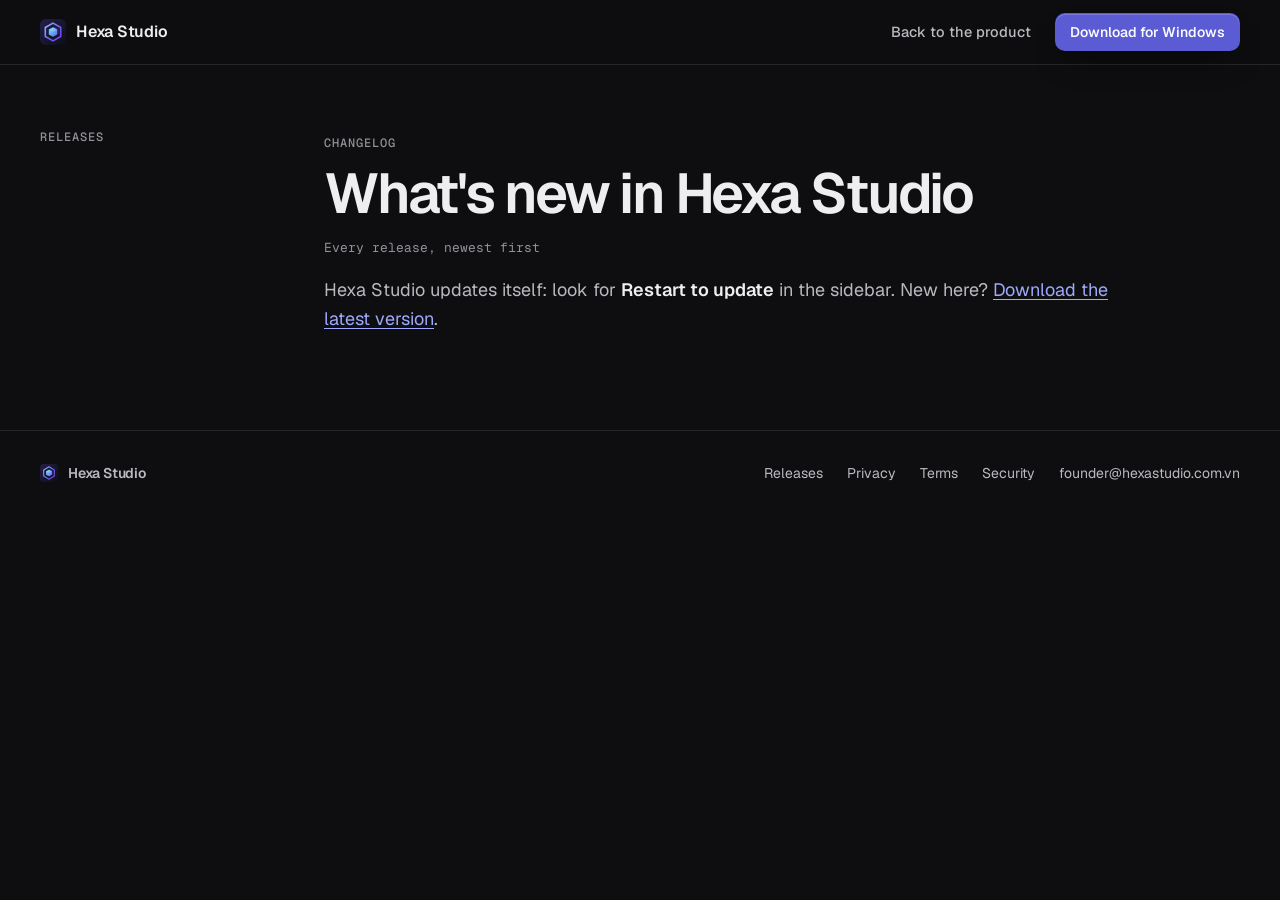
<file: changelog.html>
<!doctype html>
<html lang="en">
<head>
  <meta charset="utf-8" />
  <meta name="viewport" content="width=device-width, initial-scale=1" />
  <title>Changelog · Hexa Studio</title>
  <meta name="description" content="What's new in every Hexa Studio release: new tools, changes and fixes, newest first." />
  <meta name="color-scheme" content="dark" />
  <link rel="icon" href="favicon.svg" type="image/svg+xml" />
  <link rel="stylesheet" href="legal.css" />
  <style>
    /* Changelog: one section per version, the versions as the table of contents. */
    .toc .rels { display: grid; gap: 2px; max-height: calc(100vh - var(--nav-h) - 140px); overflow-y: auto; }
    .doc .toc .rels a { color: var(--muted); }
    .doc .toc .rels a:hover { color: var(--fg); }
    .toc .rels a { display: flex; align-items: baseline; justify-content: space-between; gap: 12px; font-family: var(--mono); }
    .toc .rels small { color: var(--subtle); font-size: 12px; white-space: nowrap; }
    .doc .lede { margin: 20px 0 0; font-size: 18px; }
    .doc .rel { margin-top: 0; padding: 40px 0; border-top: 1px solid var(--line); }
    .doc .rel:first-of-type { margin-top: 40px; }
    .rel > header { display: flex; flex-wrap: wrap; align-items: center; gap: 8px 12px; margin-bottom: 20px; }
    .doc .rel h2 { margin: 0; font: 600 26px/1.2 var(--mono); letter-spacing: -.02em; }
    .doc .rel h2 a { color: var(--fg); text-decoration: none; }
    .doc .rel h2 a:hover { color: var(--brand); }
    .tag.latest { background: color-mix(in oklab, var(--brand) 16%, transparent); color: var(--brand); border: 1px solid color-mix(in oklab, var(--brand) 30%, transparent); }
    .rel .when { flex-basis: 100%; display: flex; flex-wrap: wrap; gap: 4px 10px; margin: 0; color: var(--subtle); font: 13px var(--mono); }
    .rel .when a { color: var(--muted); }
    .notes h3 { margin: 28px 0 10px; font-size: 16px; }
    .notes h3:first-child { margin-top: 0; }
    .notes h3 small { color: var(--subtle); font-weight: 400; font-size: 14px; }
    .notes ul ul { margin: 6px 0 0; }
    .notes > :last-child { margin-bottom: 0; }
    /* Narrow: the versions become one row of chips that scrolls sideways, above the notes. */
    @media (max-width: 860px) {
      .toc { min-width: 0; }
      .toc .rels { grid-column: 1 / -1; display: flex; gap: 8px; max-height: none; overflow-x: auto; margin: 0 -20px; padding: 0 20px 6px; scrollbar-width: none; }
      .toc .rels::-webkit-scrollbar { display: none; }
      .toc .rels a { flex: none; min-height: 40px; align-items: center; padding: 0 12px; border: 1px solid var(--line-strong); border-radius: 999px; }
      .toc .rels small { display: none; }
    }
  </style>
</head>
<body>
  <a class="skip" href="#main">Skip to content</a>
  <header class="top">
    <div class="wrap">
      <a class="brand" href="/" aria-label="Hexa Studio home">
        <img src="favicon.svg" width="26" height="26" alt="" />
        Hexa Studio
      </a>
      <div class="navset">
        <a class="back" href="/">Back to the product</a>
        <a class="btn btn-primary btn-sm" href="/download">Download for Windows</a>
      </div>
    </div>
  </header>

  <main id="main" class="doc">
    <div class="wrap doc-grid">
      <nav class="toc" aria-label="Releases">
        <span class="label">Releases</span>
        <div class="rels"><!--toc-->
        </div>
      </nav>

      <article>
        <span class="kicker">Changelog</span>
        <h1>What's new in Hexa Studio</h1>
        <p class="updated">Every release, newest first<!--latest--></p>
        <p class="lede">Hexa Studio updates itself: look for <strong>Restart to update</strong> in the sidebar. New here? <a href="/download">Download the latest version</a>.</p>
<!--releases-->
      </article>
    </div>
  </main>

  <footer>
    <div class="wrap">
      <span class="brand"><img src="favicon.svg" width="18" height="18" alt="" />Hexa Studio</span>
      <span class="sp"></span>
      <a href="https://github.com/datbe2002/hexa-studio-releases/releases">Releases</a>
      <a href="privacy.html">Privacy</a>
      <a href="terms.html">Terms</a>
      <a href="security.html">Security</a>
      <a href="mailto:founder@hexastudio.com.vn">founder@hexastudio.com.vn</a>
    </div>
  </footer>
</body>
</html>
</file>
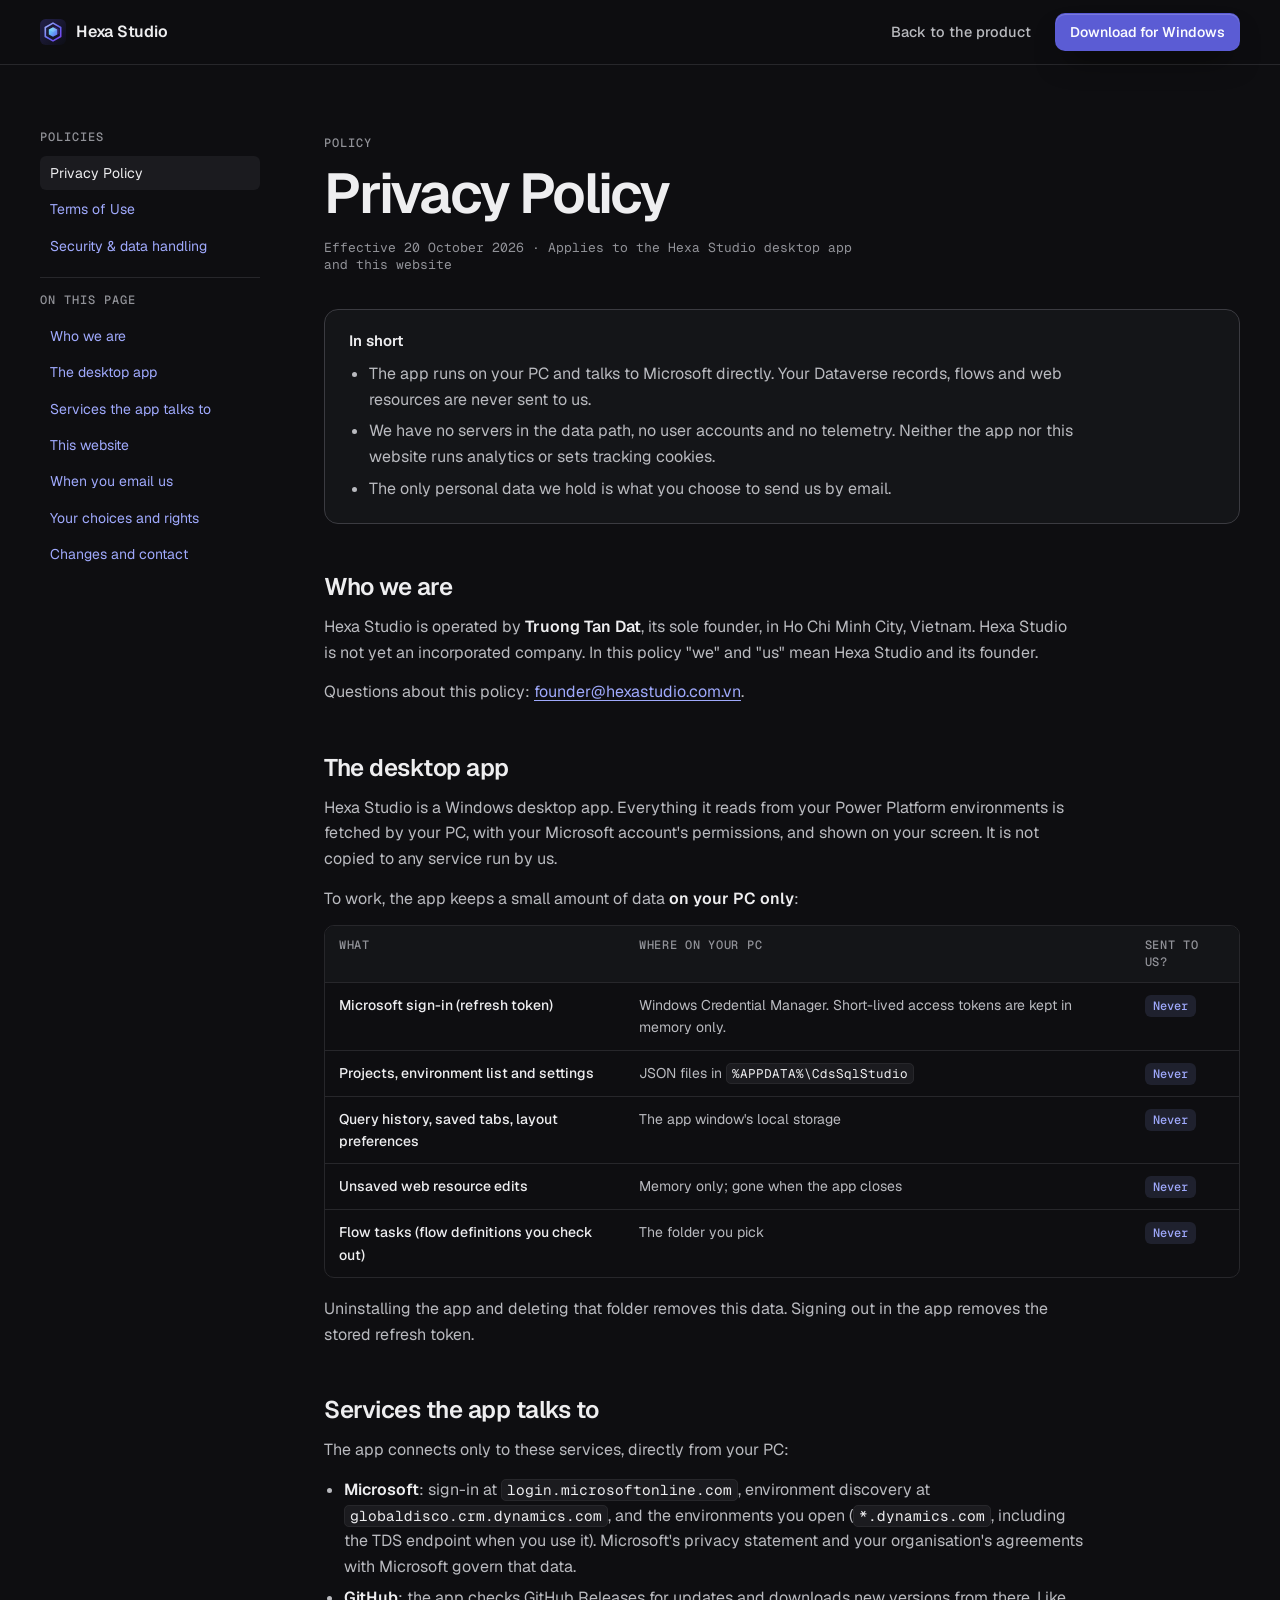
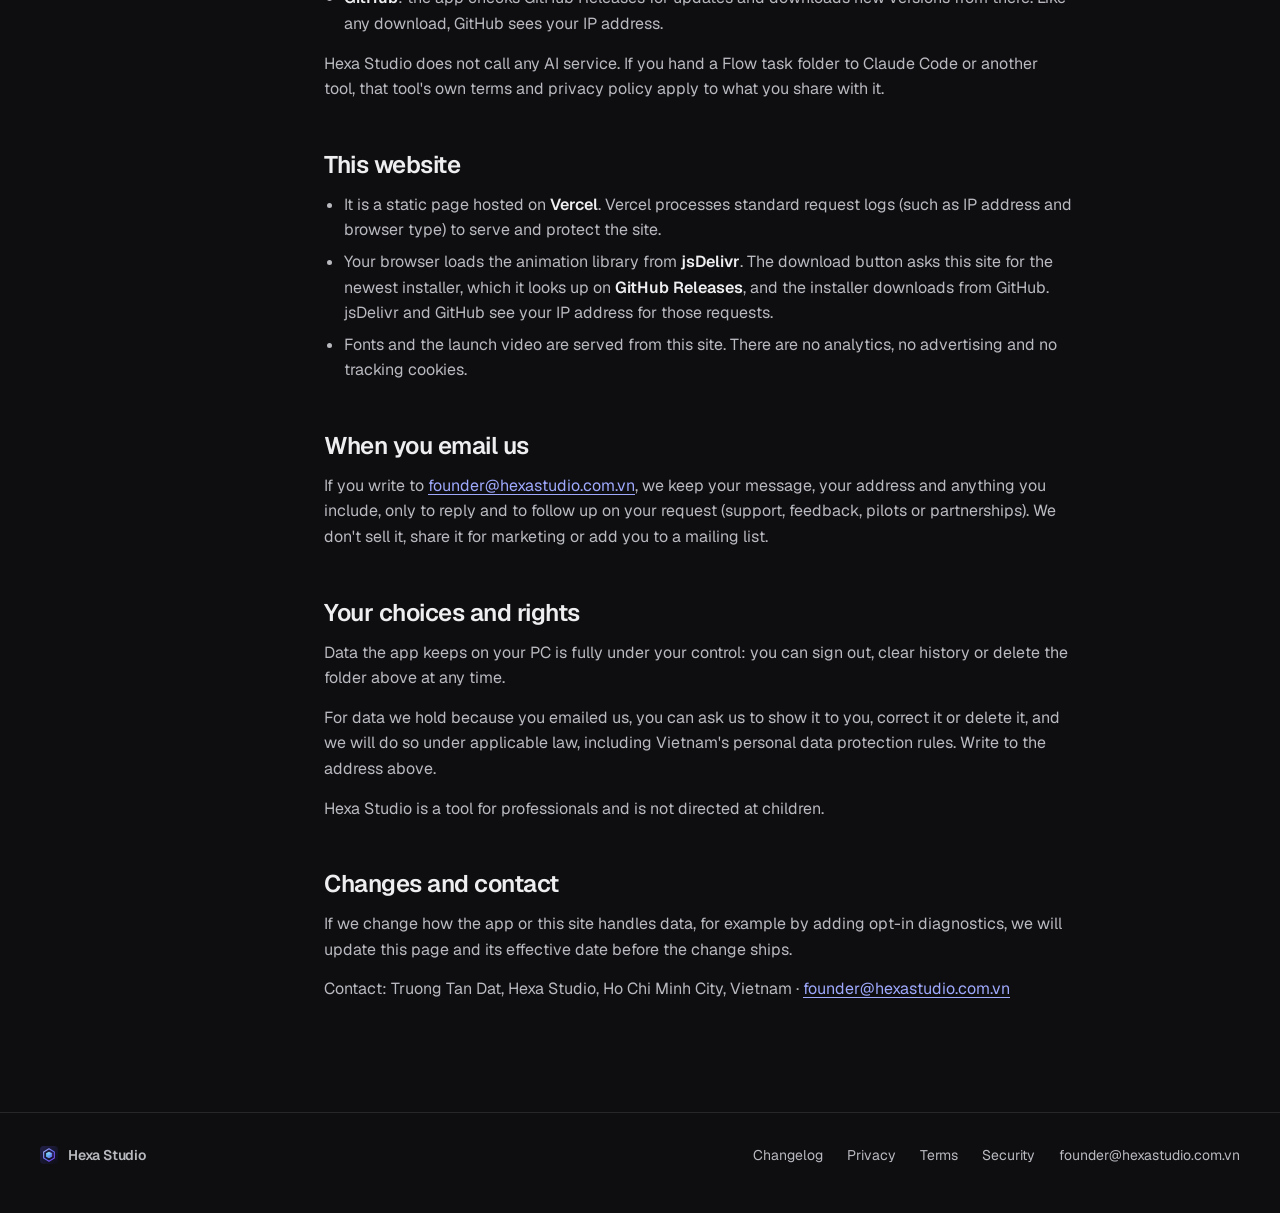
<file: privacy.html>
<!doctype html>
<html lang="en">
<head>
  <meta charset="utf-8" />
  <meta name="viewport" content="width=device-width, initial-scale=1" />
  <title>Privacy Policy · Hexa Studio</title>
  <meta name="description" content="What the Hexa Studio desktop app and this website do with your data: the app sends nothing to us, and neither runs analytics." />
  <meta name="color-scheme" content="dark" />
  <link rel="icon" href="favicon.svg" type="image/svg+xml" />
  <link rel="stylesheet" href="legal.css" />
</head>
<body>
  <a class="skip" href="#main">Skip to content</a>
  <header class="top">
    <div class="wrap">
      <a class="brand" href="/" aria-label="Hexa Studio home">
        <img src="favicon.svg" width="26" height="26" alt="" />
        Hexa Studio
      </a>
      <div class="navset">
        <a class="back" href="/">Back to the product</a>
        <a class="btn btn-primary btn-sm" href="/download">Download for Windows</a>
      </div>
    </div>
  </header>

  <main id="main" class="doc">
    <div class="wrap doc-grid">
      <nav class="toc" aria-label="Policies">
        <span class="label">Policies</span>
        <a href="privacy.html" aria-current="page">Privacy Policy</a>
        <a href="terms.html">Terms of Use</a>
        <a href="security.html">Security &amp; data handling</a>
        <hr />
        <span class="label">On this page</span>
        <a href="#who">Who we are</a>
        <a href="#app">The desktop app</a>
        <a href="#services">Services the app talks to</a>
        <a href="#website">This website</a>
        <a href="#email">When you email us</a>
        <a href="#rights">Your choices and rights</a>
        <a href="#changes">Changes and contact</a>
      </nav>

      <article>
        <span class="kicker">Policy</span>
        <h1>Privacy Policy</h1>
        <p class="updated">Effective 20 October 2026 · Applies to the Hexa Studio desktop app and this website</p>

        <div class="short">
          <h2>In short</h2>
          <ul>
            <li>The app runs on your PC and talks to Microsoft directly. Your Dataverse records, flows and web resources are never sent to us.</li>
            <li>We have no servers in the data path, no user accounts and no telemetry. Neither the app nor this website runs analytics or sets tracking cookies.</li>
            <li>The only personal data we hold is what you choose to send us by email.</li>
          </ul>
        </div>

        <section id="who">
          <h2>Who we are</h2>
          <p>Hexa Studio is operated by <strong>Truong Tan Dat</strong>, its sole founder, in Ho Chi Minh City, Vietnam. Hexa Studio is not yet an incorporated company. In this policy "we" and "us" mean Hexa Studio and its founder.</p>
          <p>Questions about this policy: <a href="mailto:founder@hexastudio.com.vn">founder@hexastudio.com.vn</a>.</p>
        </section>

        <section id="app">
          <h2>The desktop app</h2>
          <p>Hexa Studio is a Windows desktop app. Everything it reads from your Power Platform environments is fetched by your PC, with your Microsoft account's permissions, and shown on your screen. It is not copied to any service run by us.</p>
          <p>To work, the app keeps a small amount of data <strong>on your PC only</strong>:</p>
          <div class="tbl-wrap">
            <table>
              <thead><tr><th scope="col">What</th><th scope="col">Where on your PC</th><th scope="col">Sent to us?</th></tr></thead>
              <tbody>
                <tr><td>Microsoft sign-in (refresh token)</td><td>Windows Credential Manager. Short-lived access tokens are kept in memory only.</td><td><span class="tag no">Never</span></td></tr>
                <tr><td>Projects, environment list and settings</td><td>JSON files in <code>%APPDATA%\CdsSqlStudio</code></td><td><span class="tag no">Never</span></td></tr>
                <tr><td>Query history, saved tabs, layout preferences</td><td>The app window's local storage</td><td><span class="tag no">Never</span></td></tr>
                <tr><td>Unsaved web resource edits</td><td>Memory only; gone when the app closes</td><td><span class="tag no">Never</span></td></tr>
                <tr><td>Flow tasks (flow definitions you check out)</td><td>The folder you pick</td><td><span class="tag no">Never</span></td></tr>
              </tbody>
            </table>
          </div>
          <p>Uninstalling the app and deleting that folder removes this data. Signing out in the app removes the stored refresh token.</p>
        </section>

        <section id="services">
          <h2>Services the app talks to</h2>
          <p>The app connects only to these services, directly from your PC:</p>
          <ul>
            <li><strong>Microsoft</strong>: sign-in at <code>login.microsoftonline.com</code>, environment discovery at <code>globaldisco.crm.dynamics.com</code>, and the environments you open (<code>*.dynamics.com</code>, including the TDS endpoint when you use it). Microsoft's privacy statement and your organisation's agreements with Microsoft govern that data.</li>
            <li><strong>GitHub</strong>: the app checks GitHub Releases for updates and downloads new versions from there. Like any download, GitHub sees your IP address.</li>
          </ul>
          <p>Hexa Studio does not call any AI service. If you hand a Flow task folder to Claude Code or another tool, that tool's own terms and privacy policy apply to what you share with it.</p>
        </section>

        <section id="website">
          <h2>This website</h2>
          <ul>
            <li>It is a static page hosted on <strong>Vercel</strong>. Vercel processes standard request logs (such as IP address and browser type) to serve and protect the site.</li>
            <li>Your browser loads the animation library from <strong>jsDelivr</strong>. The download button asks this site for the newest installer, which it looks up on <strong>GitHub Releases</strong>, and the installer downloads from GitHub. jsDelivr and GitHub see your IP address for those requests.</li>
            <li>Fonts and the launch video are served from this site. There are no analytics, no advertising and no tracking cookies.</li>
          </ul>
        </section>

        <section id="email">
          <h2>When you email us</h2>
          <p>If you write to <a href="mailto:founder@hexastudio.com.vn">founder@hexastudio.com.vn</a>, we keep your message, your address and anything you include, only to reply and to follow up on your request (support, feedback, pilots or partnerships). We don't sell it, share it for marketing or add you to a mailing list.</p>
        </section>

        <section id="rights">
          <h2>Your choices and rights</h2>
          <p>Data the app keeps on your PC is fully under your control: you can sign out, clear history or delete the folder above at any time.</p>
          <p>For data we hold because you emailed us, you can ask us to show it to you, correct it or delete it, and we will do so under applicable law, including Vietnam's personal data protection rules. Write to the address above.</p>
          <p>Hexa Studio is a tool for professionals and is not directed at children.</p>
        </section>

        <section id="changes">
          <h2>Changes and contact</h2>
          <p>If we change how the app or this site handles data, for example by adding opt-in diagnostics, we will update this page and its effective date before the change ships.</p>
          <p>Contact: Truong Tan Dat, Hexa Studio, Ho Chi Minh City, Vietnam · <a href="mailto:founder@hexastudio.com.vn">founder@hexastudio.com.vn</a></p>
        </section>
      </article>
    </div>
  </main>

  <footer>
    <div class="wrap">
      <span class="brand"><img src="favicon.svg" width="18" height="18" alt="" />Hexa Studio</span>
      <span class="sp"></span>
      <a href="/changelog">Changelog</a>
      <a href="privacy.html">Privacy</a>
      <a href="terms.html">Terms</a>
      <a href="security.html">Security</a>
      <a href="mailto:founder@hexastudio.com.vn">founder@hexastudio.com.vn</a>
    </div>
  </footer>
</body>
</html>
</file>
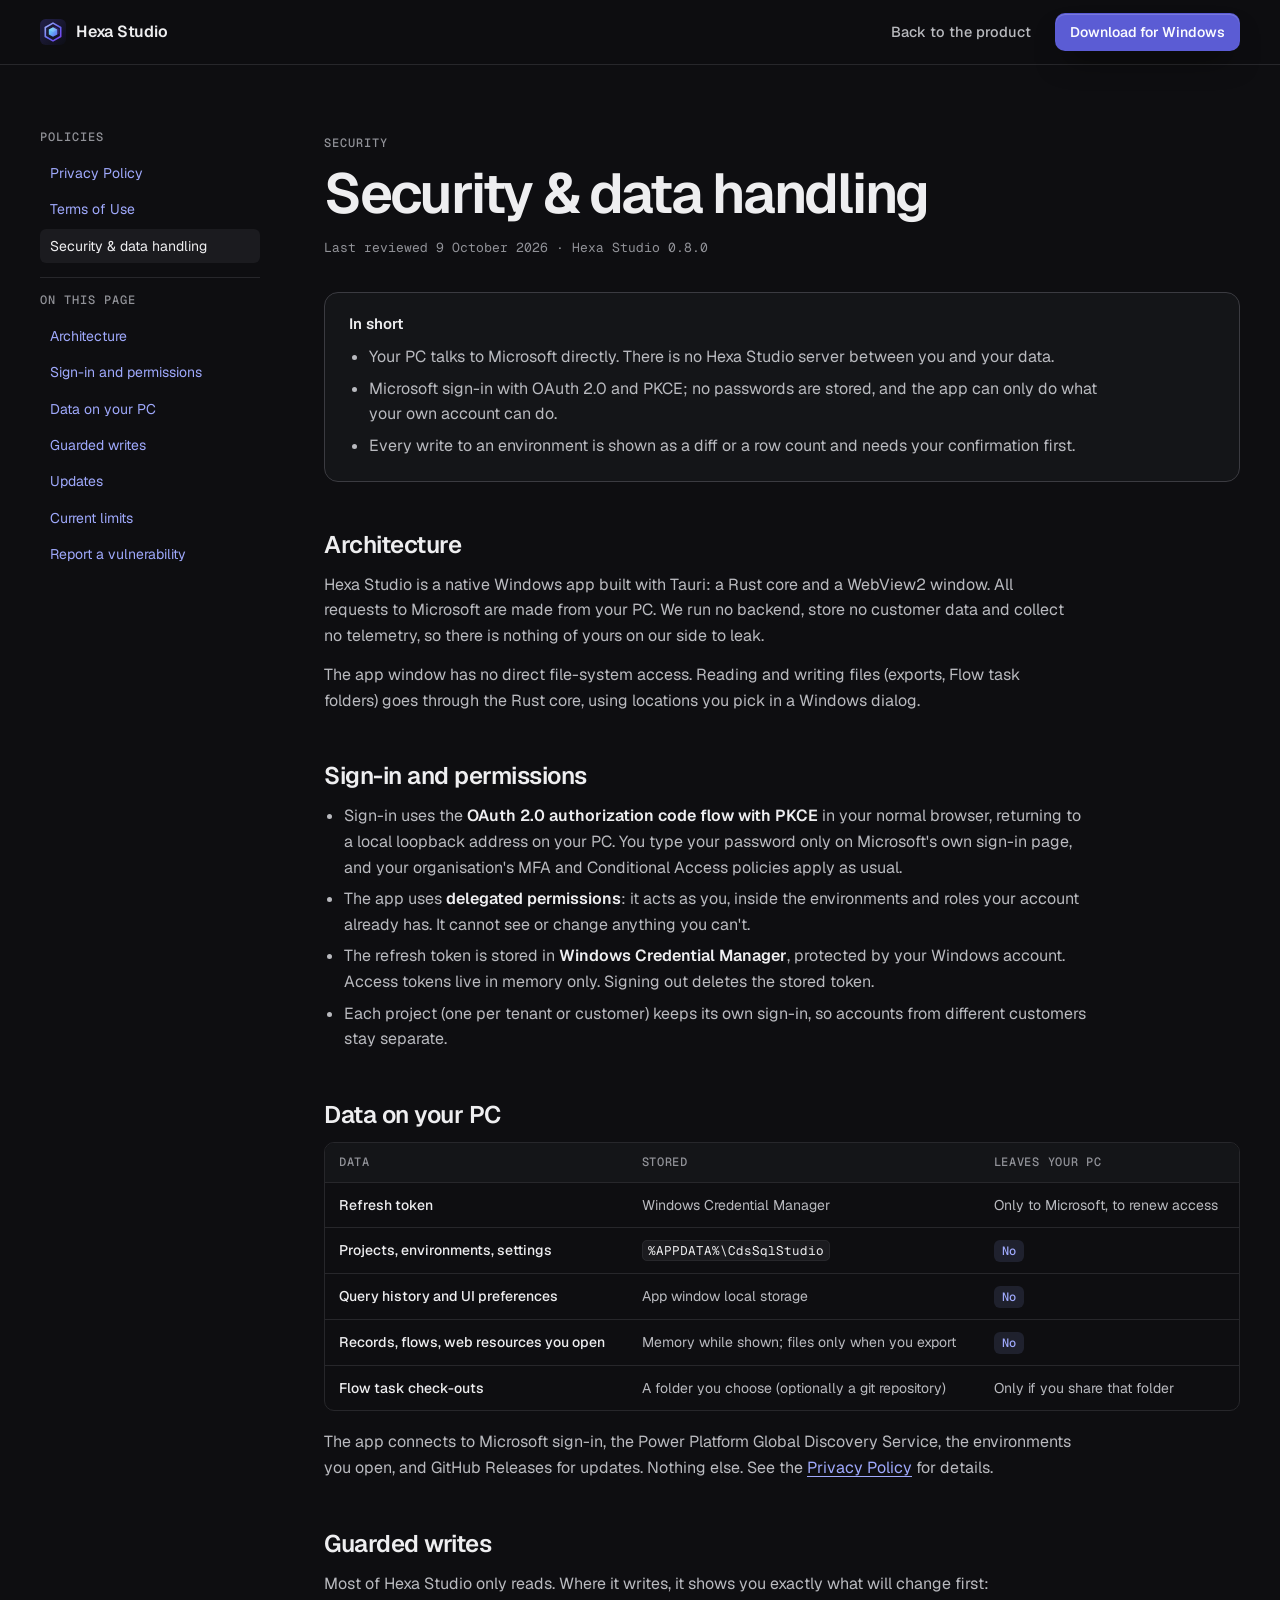
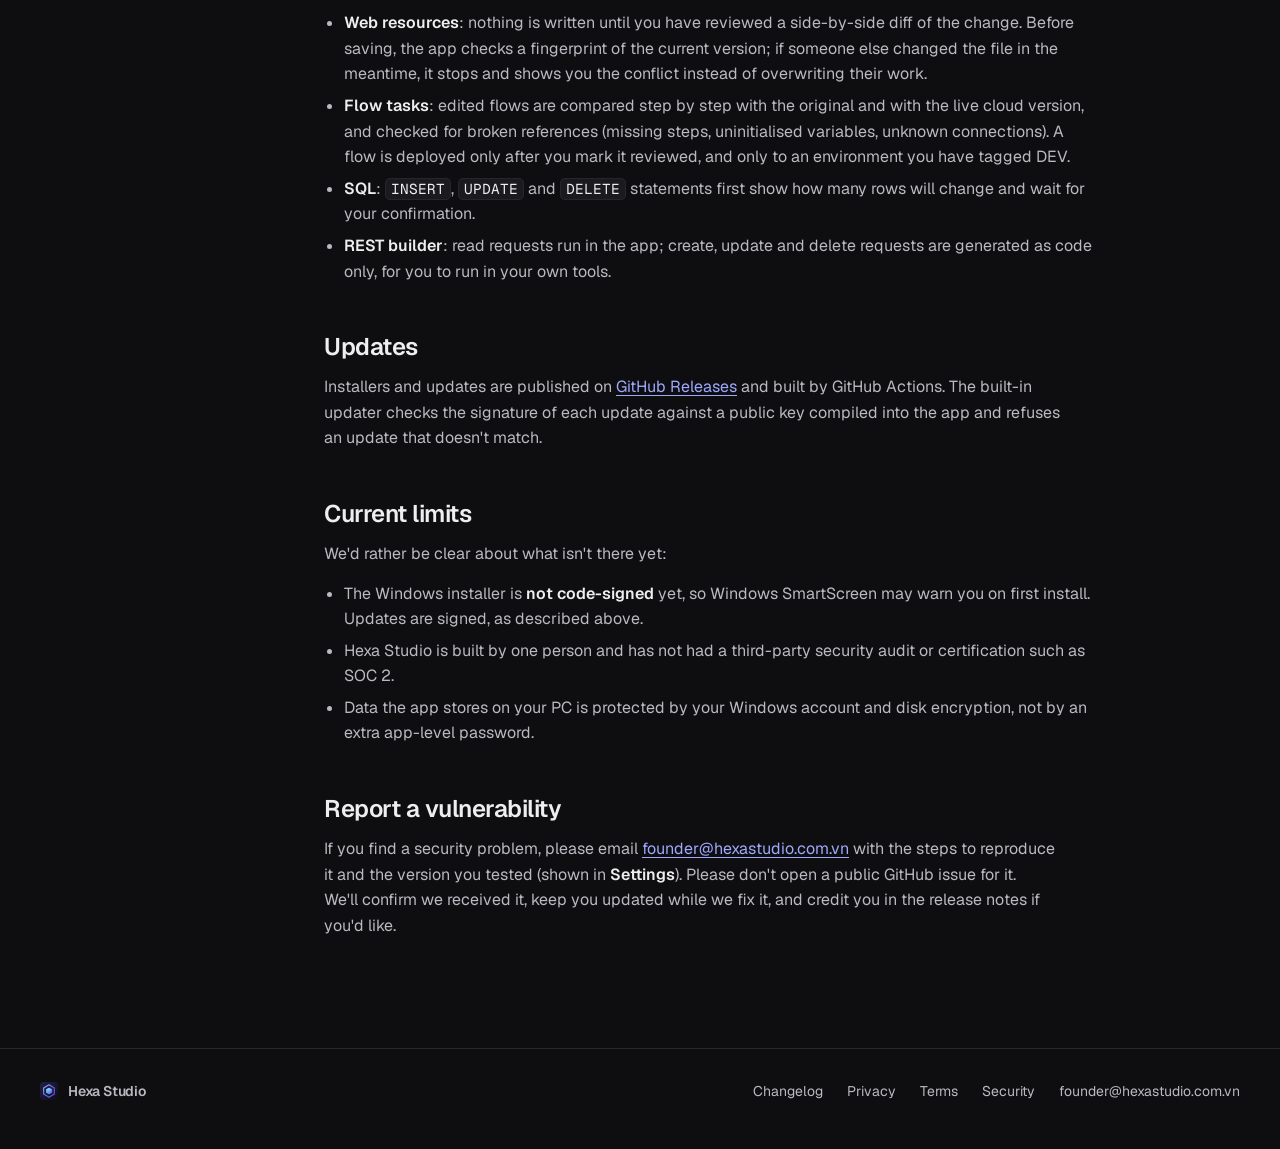
<file: security.html>
<!doctype html>
<html lang="en">
<head>
  <meta charset="utf-8" />
  <meta name="viewport" content="width=device-width, initial-scale=1" />
  <title>Security · Hexa Studio</title>
  <meta name="description" content="How Hexa Studio signs in, where it keeps data, how it guards writes to your environments, and how to report a vulnerability." />
  <meta name="color-scheme" content="dark" />
  <link rel="icon" href="favicon.svg" type="image/svg+xml" />
  <link rel="stylesheet" href="legal.css" />
</head>
<body>
  <a class="skip" href="#main">Skip to content</a>
  <header class="top">
    <div class="wrap">
      <a class="brand" href="/" aria-label="Hexa Studio home">
        <img src="favicon.svg" width="26" height="26" alt="" />
        Hexa Studio
      </a>
      <div class="navset">
        <a class="back" href="/">Back to the product</a>
        <a class="btn btn-primary btn-sm" href="/download">Download for Windows</a>
      </div>
    </div>
  </header>

  <main id="main" class="doc">
    <div class="wrap doc-grid">
      <nav class="toc" aria-label="Policies">
        <span class="label">Policies</span>
        <a href="privacy.html">Privacy Policy</a>
        <a href="terms.html">Terms of Use</a>
        <a href="security.html" aria-current="page">Security &amp; data handling</a>
        <hr />
        <span class="label">On this page</span>
        <a href="#architecture">Architecture</a>
        <a href="#signin">Sign-in and permissions</a>
        <a href="#data">Data on your PC</a>
        <a href="#writes">Guarded writes</a>
        <a href="#updates">Updates</a>
        <a href="#limits">Current limits</a>
        <a href="#report">Report a vulnerability</a>
      </nav>

      <article>
        <span class="kicker">Security</span>
        <h1>Security &amp; data handling</h1>
        <p class="updated">Last reviewed 9 October 2026 · Hexa Studio 0.8.0</p>

        <div class="short">
          <h2>In short</h2>
          <ul>
            <li>Your PC talks to Microsoft directly. There is no Hexa Studio server between you and your data.</li>
            <li>Microsoft sign-in with OAuth 2.0 and PKCE; no passwords are stored, and the app can only do what your own account can do.</li>
            <li>Every write to an environment is shown as a diff or a row count and needs your confirmation first.</li>
          </ul>
        </div>

        <section id="architecture">
          <h2>Architecture</h2>
          <p>Hexa Studio is a native Windows app built with Tauri: a Rust core and a WebView2 window. All requests to Microsoft are made from your PC. We run no backend, store no customer data and collect no telemetry, so there is nothing of yours on our side to leak.</p>
          <p>The app window has no direct file-system access. Reading and writing files (exports, Flow task folders) goes through the Rust core, using locations you pick in a Windows dialog.</p>
        </section>

        <section id="signin">
          <h2>Sign-in and permissions</h2>
          <ul>
            <li>Sign-in uses the <strong>OAuth 2.0 authorization code flow with PKCE</strong> in your normal browser, returning to a local loopback address on your PC. You type your password only on Microsoft's own sign-in page, and your organisation's MFA and Conditional Access policies apply as usual.</li>
            <li>The app uses <strong>delegated permissions</strong>: it acts as you, inside the environments and roles your account already has. It cannot see or change anything you can't.</li>
            <li>The refresh token is stored in <strong>Windows Credential Manager</strong>, protected by your Windows account. Access tokens live in memory only. Signing out deletes the stored token.</li>
            <li>Each project (one per tenant or customer) keeps its own sign-in, so accounts from different customers stay separate.</li>
          </ul>
        </section>

        <section id="data">
          <h2>Data on your PC</h2>
          <div class="tbl-wrap">
            <table>
              <thead><tr><th scope="col">Data</th><th scope="col">Stored</th><th scope="col">Leaves your PC</th></tr></thead>
              <tbody>
                <tr><td>Refresh token</td><td>Windows Credential Manager</td><td>Only to Microsoft, to renew access</td></tr>
                <tr><td>Projects, environments, settings</td><td><code>%APPDATA%\CdsSqlStudio</code></td><td><span class="tag no">No</span></td></tr>
                <tr><td>Query history and UI preferences</td><td>App window local storage</td><td><span class="tag no">No</span></td></tr>
                <tr><td>Records, flows, web resources you open</td><td>Memory while shown; files only when you export</td><td><span class="tag no">No</span></td></tr>
                <tr><td>Flow task check-outs</td><td>A folder you choose (optionally a git repository)</td><td>Only if you share that folder</td></tr>
              </tbody>
            </table>
          </div>
          <p>The app connects to Microsoft sign-in, the Power Platform Global Discovery Service, the environments you open, and GitHub Releases for updates. Nothing else. See the <a href="privacy.html">Privacy Policy</a> for details.</p>
        </section>

        <section id="writes">
          <h2>Guarded writes</h2>
          <p>Most of Hexa Studio only reads. Where it writes, it shows you exactly what will change first:</p>
          <ul>
            <li><strong>Web resources</strong>: nothing is written until you have reviewed a side-by-side diff of the change. Before saving, the app checks a fingerprint of the current version; if someone else changed the file in the meantime, it stops and shows you the conflict instead of overwriting their work.</li>
            <li><strong>Flow tasks</strong>: edited flows are compared step by step with the original and with the live cloud version, and checked for broken references (missing steps, uninitialised variables, unknown connections). A flow is deployed only after you mark it reviewed, and only to an environment you have tagged DEV.</li>
            <li><strong>SQL</strong>: <code>INSERT</code>, <code>UPDATE</code> and <code>DELETE</code> statements first show how many rows will change and wait for your confirmation.</li>
            <li><strong>REST builder</strong>: read requests run in the app; create, update and delete requests are generated as code only, for you to run in your own tools.</li>
          </ul>
        </section>

        <section id="updates">
          <h2>Updates</h2>
          <p>Installers and updates are published on <a href="https://github.com/datbe2002/hexa-studio-releases/releases">GitHub Releases</a> and built by GitHub Actions. The built-in updater checks the signature of each update against a public key compiled into the app and refuses an update that doesn't match.</p>
        </section>

        <section id="limits">
          <h2>Current limits</h2>
          <p>We'd rather be clear about what isn't there yet:</p>
          <ul>
            <li>The Windows installer is <strong>not code-signed</strong> yet, so Windows SmartScreen may warn you on first install. Updates are signed, as described above.</li>
            <li>Hexa Studio is built by one person and has not had a third-party security audit or certification such as SOC 2.</li>
            <li>Data the app stores on your PC is protected by your Windows account and disk encryption, not by an extra app-level password.</li>
          </ul>
        </section>

        <section id="report">
          <h2>Report a vulnerability</h2>
          <p>If you find a security problem, please email <a href="mailto:founder@hexastudio.com.vn">founder@hexastudio.com.vn</a> with the steps to reproduce it and the version you tested (shown in <strong>Settings</strong>). Please don't open a public GitHub issue for it. We'll confirm we received it, keep you updated while we fix it, and credit you in the release notes if you'd like.</p>
        </section>
      </article>
    </div>
  </main>

  <footer>
    <div class="wrap">
      <span class="brand"><img src="favicon.svg" width="18" height="18" alt="" />Hexa Studio</span>
      <span class="sp"></span>
      <a href="/changelog">Changelog</a>
      <a href="privacy.html">Privacy</a>
      <a href="terms.html">Terms</a>
      <a href="security.html">Security</a>
      <a href="mailto:founder@hexastudio.com.vn">founder@hexastudio.com.vn</a>
    </div>
  </footer>
</body>
</html>
</file>
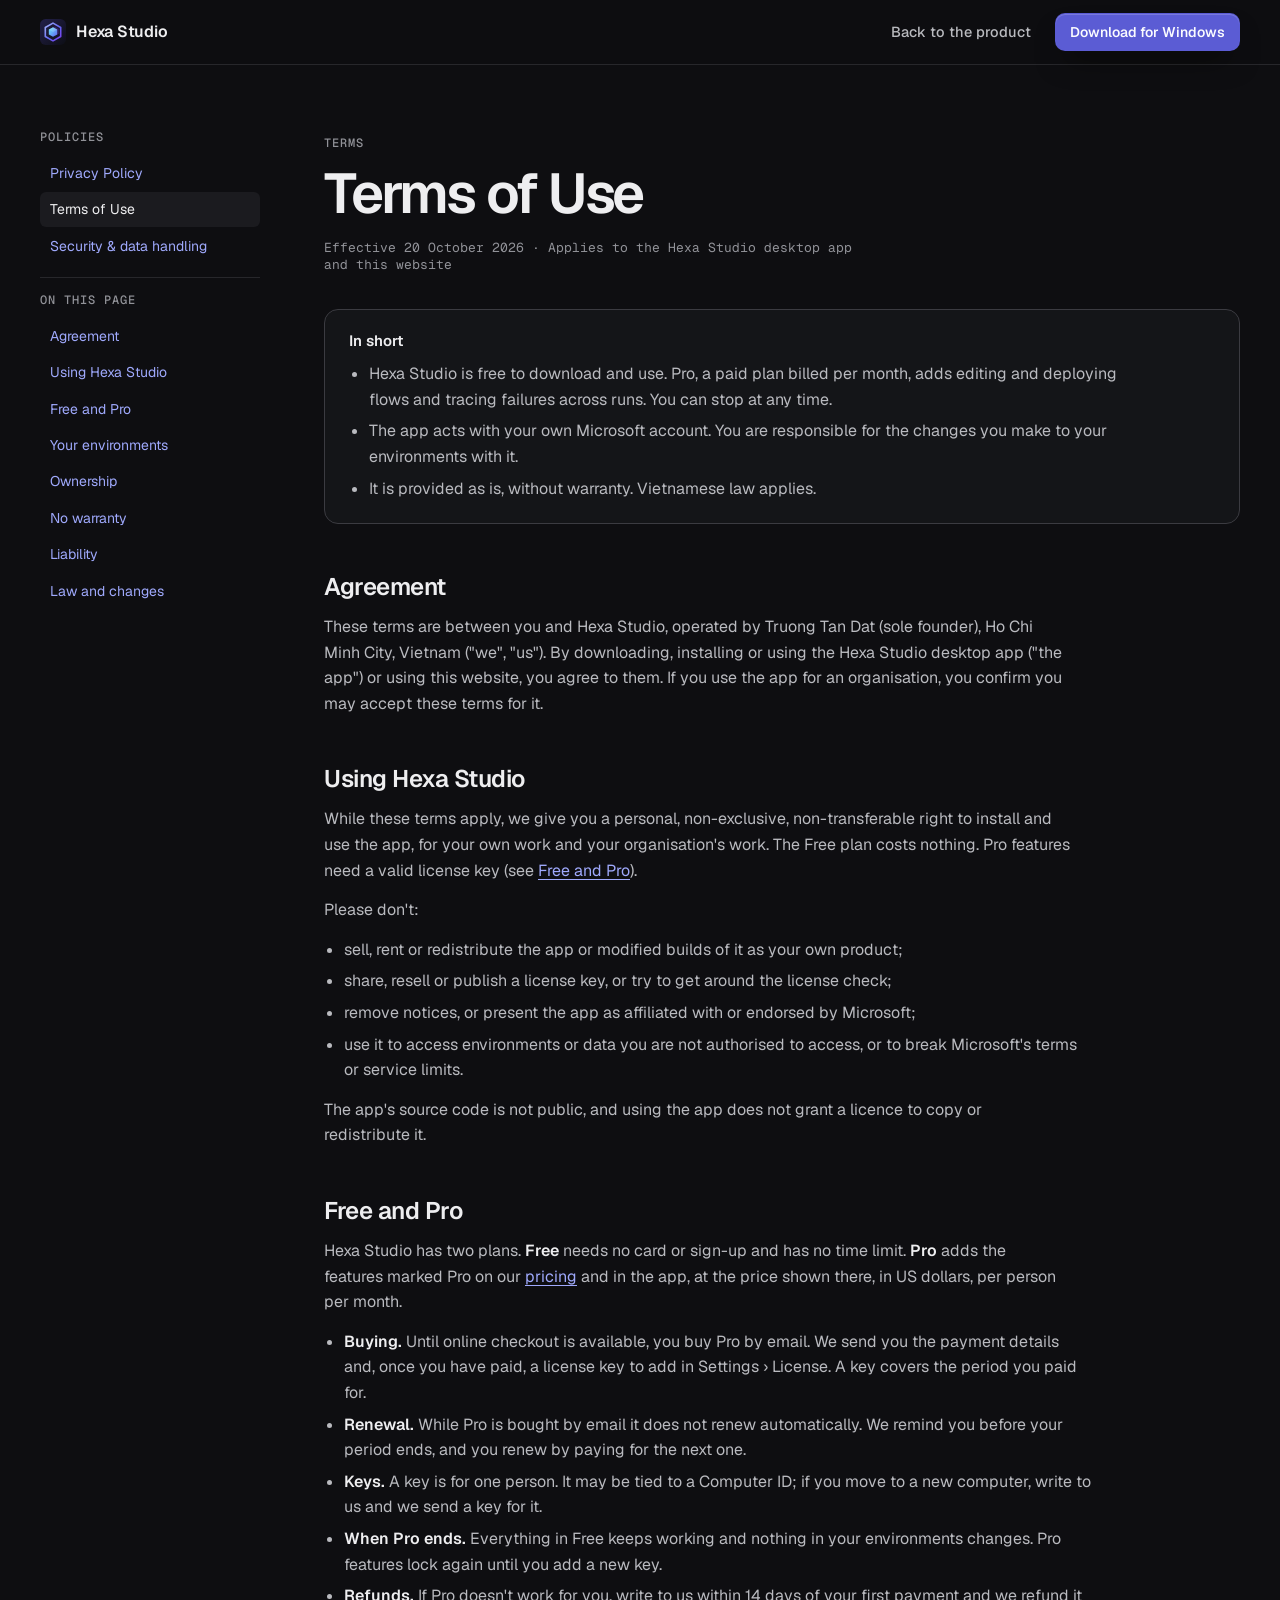
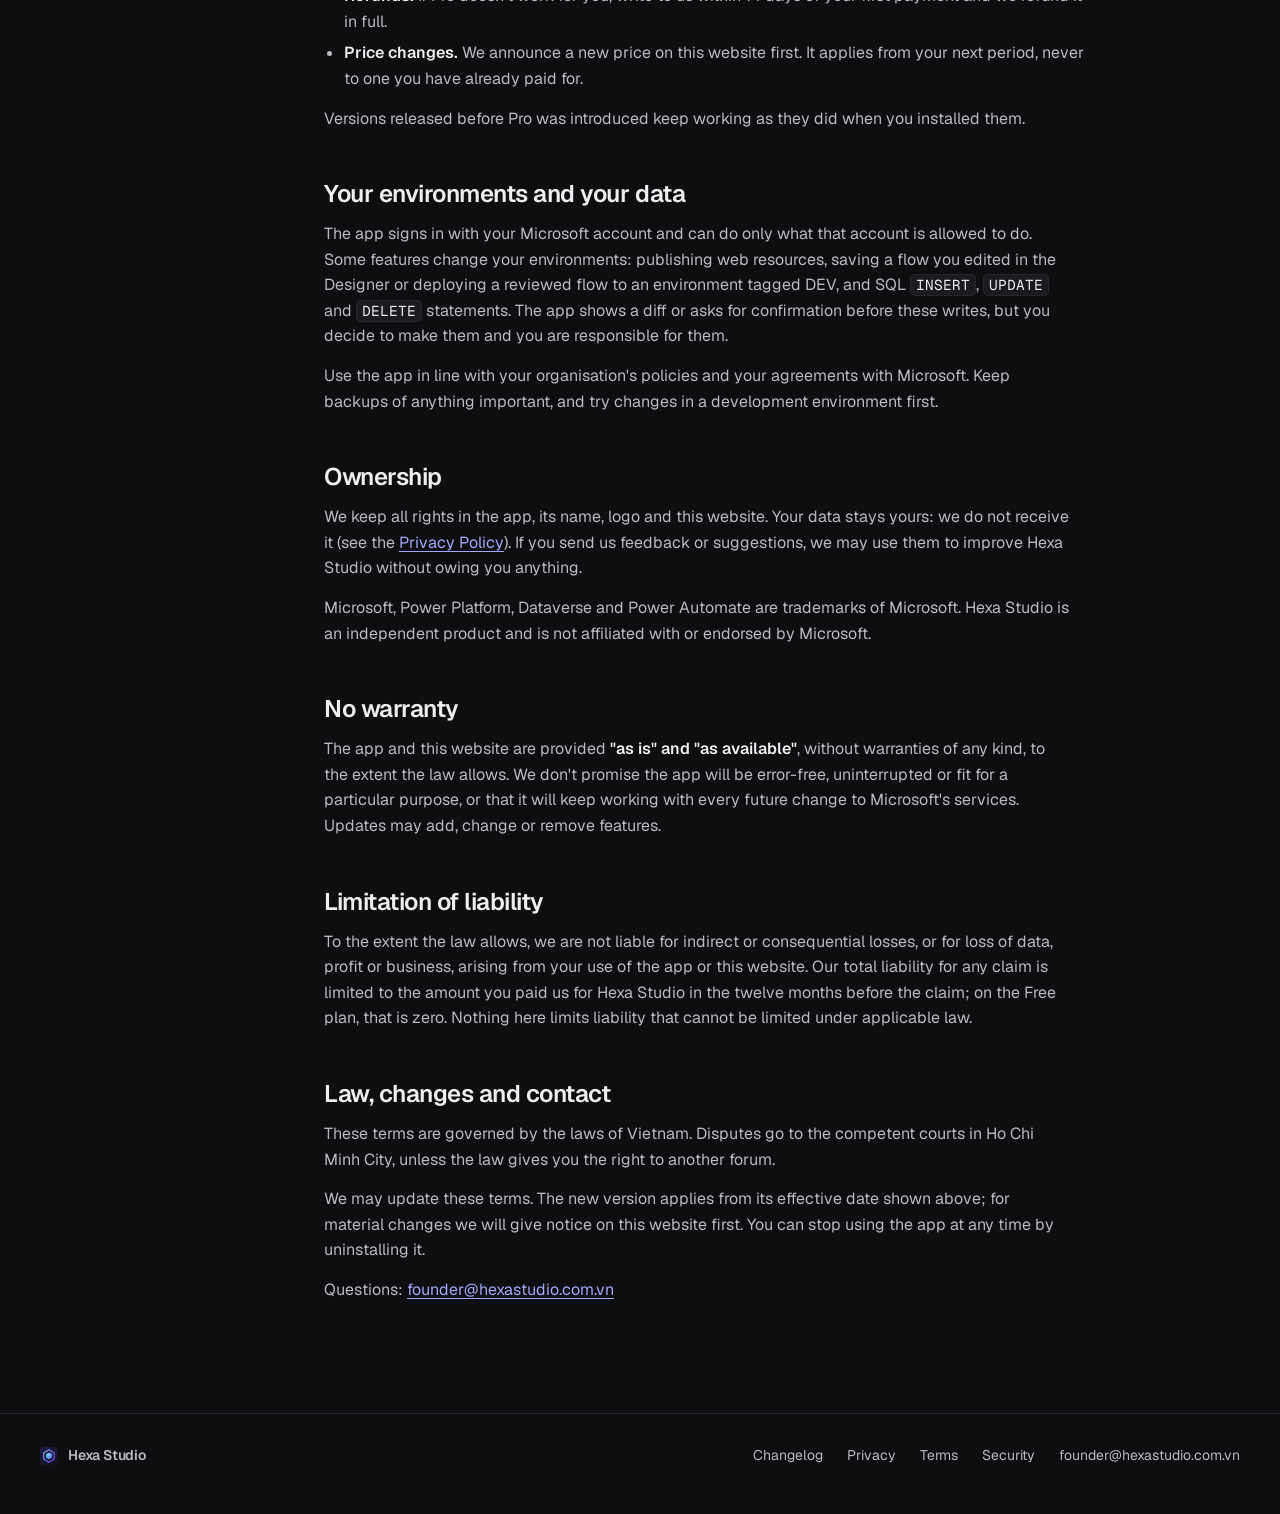
<file: terms.html>
<!doctype html>
<html lang="en">
<head>
  <meta charset="utf-8" />
  <meta name="viewport" content="width=device-width, initial-scale=1" />
  <title>Terms of Use · Hexa Studio</title>
  <meta name="description" content="The terms for downloading and using the Hexa Studio desktop app and this website." />
  <meta name="color-scheme" content="dark" />
  <link rel="icon" href="favicon.svg" type="image/svg+xml" />
  <link rel="stylesheet" href="legal.css" />
</head>
<body>
  <a class="skip" href="#main">Skip to content</a>
  <header class="top">
    <div class="wrap">
      <a class="brand" href="/" aria-label="Hexa Studio home">
        <img src="favicon.svg" width="26" height="26" alt="" />
        Hexa Studio
      </a>
      <div class="navset">
        <a class="back" href="/">Back to the product</a>
        <a class="btn btn-primary btn-sm" href="/download">Download for Windows</a>
      </div>
    </div>
  </header>

  <main id="main" class="doc">
    <div class="wrap doc-grid">
      <nav class="toc" aria-label="Policies">
        <span class="label">Policies</span>
        <a href="privacy.html">Privacy Policy</a>
        <a href="terms.html" aria-current="page">Terms of Use</a>
        <a href="security.html">Security &amp; data handling</a>
        <hr />
        <span class="label">On this page</span>
        <a href="#agreement">Agreement</a>
        <a href="#use">Using Hexa Studio</a>
        <a href="#plans">Free and Pro</a>
        <a href="#responsibility">Your environments</a>
        <a href="#ownership">Ownership</a>
        <a href="#warranty">No warranty</a>
        <a href="#liability">Liability</a>
        <a href="#law">Law and changes</a>
      </nav>

      <article>
        <span class="kicker">Terms</span>
        <h1>Terms of Use</h1>
        <p class="updated">Effective 20 October 2026 · Applies to the Hexa Studio desktop app and this website</p>

        <div class="short">
          <h2>In short</h2>
          <ul>
            <li>Hexa Studio is free to download and use. Pro, a paid plan billed per month, adds editing and deploying flows and tracing failures across runs. You can stop at any time.</li>
            <li>The app acts with your own Microsoft account. You are responsible for the changes you make to your environments with it.</li>
            <li>It is provided as is, without warranty. Vietnamese law applies.</li>
          </ul>
        </div>

        <section id="agreement">
          <h2>Agreement</h2>
          <p>These terms are between you and Hexa Studio, operated by Truong Tan Dat (sole founder), Ho Chi Minh City, Vietnam ("we", "us"). By downloading, installing or using the Hexa Studio desktop app ("the app") or using this website, you agree to them. If you use the app for an organisation, you confirm you may accept these terms for it.</p>
        </section>

        <section id="use">
          <h2>Using Hexa Studio</h2>
          <p>While these terms apply, we give you a personal, non-exclusive, non-transferable right to install and use the app, for your own work and your organisation's work. The Free plan costs nothing. Pro features need a valid license key (see <a href="#plans">Free and Pro</a>).</p>
          <p>Please don't:</p>
          <ul>
            <li>sell, rent or redistribute the app or modified builds of it as your own product;</li>
            <li>share, resell or publish a license key, or try to get around the license check;</li>
            <li>remove notices, or present the app as affiliated with or endorsed by Microsoft;</li>
            <li>use it to access environments or data you are not authorised to access, or to break Microsoft's terms or service limits.</li>
          </ul>
          <p>The app's source code is not public, and using the app does not grant a licence to copy or redistribute it.</p>
        </section>

        <section id="plans">
          <h2>Free and Pro</h2>
          <p>Hexa Studio has two plans. <strong>Free</strong> needs no card or sign-up and has no time limit. <strong>Pro</strong> adds the features marked Pro on our <a href="/#pricing">pricing</a> and in the app, at the price shown there, in US dollars, per person per month.</p>
          <ul>
            <li><strong>Buying.</strong> Until online checkout is available, you buy Pro by email. We send you the payment details and, once you have paid, a license key to add in Settings › License. A key covers the period you paid for.</li>
            <li><strong>Renewal.</strong> While Pro is bought by email it does not renew automatically. We remind you before your period ends, and you renew by paying for the next one.</li>
            <li><strong>Keys.</strong> A key is for one person. It may be tied to a Computer ID; if you move to a new computer, write to us and we send a key for it.</li>
            <li><strong>When Pro ends.</strong> Everything in Free keeps working and nothing in your environments changes. Pro features lock again until you add a new key.</li>
            <li><strong>Refunds.</strong> If Pro doesn't work for you, write to us within 14 days of your first payment and we refund it in full.</li>
            <li><strong>Price changes.</strong> We announce a new price on this website first. It applies from your next period, never to one you have already paid for.</li>
          </ul>
          <p>Versions released before Pro was introduced keep working as they did when you installed them.</p>
        </section>

        <section id="responsibility">
          <h2>Your environments and your data</h2>
          <p>The app signs in with your Microsoft account and can do only what that account is allowed to do. Some features change your environments: publishing web resources, saving a flow you edited in the Designer or deploying a reviewed flow to an environment tagged DEV, and SQL <code>INSERT</code>, <code>UPDATE</code> and <code>DELETE</code> statements. The app shows a diff or asks for confirmation before these writes, but you decide to make them and you are responsible for them.</p>
          <p>Use the app in line with your organisation's policies and your agreements with Microsoft. Keep backups of anything important, and try changes in a development environment first.</p>
        </section>

        <section id="ownership">
          <h2>Ownership</h2>
          <p>We keep all rights in the app, its name, logo and this website. Your data stays yours: we do not receive it (see the <a href="privacy.html">Privacy Policy</a>). If you send us feedback or suggestions, we may use them to improve Hexa Studio without owing you anything.</p>
          <p>Microsoft, Power Platform, Dataverse and Power Automate are trademarks of Microsoft. Hexa Studio is an independent product and is not affiliated with or endorsed by Microsoft.</p>
        </section>

        <section id="warranty">
          <h2>No warranty</h2>
          <p>The app and this website are provided <strong>"as is" and "as available"</strong>, without warranties of any kind, to the extent the law allows. We don't promise the app will be error-free, uninterrupted or fit for a particular purpose, or that it will keep working with every future change to Microsoft's services. Updates may add, change or remove features.</p>
        </section>

        <section id="liability">
          <h2>Limitation of liability</h2>
          <p>To the extent the law allows, we are not liable for indirect or consequential losses, or for loss of data, profit or business, arising from your use of the app or this website. Our total liability for any claim is limited to the amount you paid us for Hexa Studio in the twelve months before the claim; on the Free plan, that is zero. Nothing here limits liability that cannot be limited under applicable law.</p>
        </section>

        <section id="law">
          <h2>Law, changes and contact</h2>
          <p>These terms are governed by the laws of Vietnam. Disputes go to the competent courts in Ho Chi Minh City, unless the law gives you the right to another forum.</p>
          <p>We may update these terms. The new version applies from its effective date shown above; for material changes we will give notice on this website first. You can stop using the app at any time by uninstalling it.</p>
          <p>Questions: <a href="mailto:founder@hexastudio.com.vn">founder@hexastudio.com.vn</a></p>
        </section>
      </article>
    </div>
  </main>

  <footer>
    <div class="wrap">
      <span class="brand"><img src="favicon.svg" width="18" height="18" alt="" />Hexa Studio</span>
      <span class="sp"></span>
      <a href="/changelog">Changelog</a>
      <a href="privacy.html">Privacy</a>
      <a href="terms.html">Terms</a>
      <a href="security.html">Security</a>
      <a href="mailto:founder@hexastudio.com.vn">founder@hexastudio.com.vn</a>
    </div>
  </footer>
</body>
</html>
</file>
<file: legal.css>
/* Shared styles for the legal and security pages: the same tokens, header and footer as index.html. */
@font-face { font-family: "Geist"; font-style: normal; font-weight: 100 900; font-display: swap;
  src: url("fonts/geist-latin-wght-normal.woff2") format("woff2-variations"); }
@font-face { font-family: "Geist Mono"; font-style: normal; font-weight: 100 900; font-display: swap;
  src: url("fonts/geist-mono-latin-wght-normal.woff2") format("woff2-variations"); }
:root {
  color-scheme: dark;
  --bg: oklch(0.165 0.005 278);
  --s1: oklch(0.195 0.006 278);
  --s2: oklch(0.225 0.007 278);
  --s3: oklch(0.265 0.009 278);
  --code: oklch(0.175 0.005 278);
  --fg: oklch(0.95 0.003 278);
  --muted: oklch(0.79 0.007 278);
  --subtle: oklch(0.66 0.009 278);
  --line: oklch(0.275 0.007 278);
  --line-strong: oklch(0.355 0.009 278);
  --dot: oklch(1 0 0 / 0.065);
  --brand: oklch(0.76 0.12 278);
  --brand-solid: oklch(0.54 0.18 278);
  --brand-solid-hover: oklch(0.6 0.17 278);
  --on-brand: oklch(0.99 0.004 278);
  --success: oklch(0.77 0.13 160);
  --warning: oklch(0.82 0.13 80);
  --danger: oklch(0.71 0.16 22);
  --info: oklch(0.77 0.1 230);
  --num: oklch(0.8 0.1 220);
  --syn-kw: oklch(0.78 0.13 292);
  --syn-at: oklch(0.8 0.11 62);
  --syn-vl: oklch(0.8 0.12 152);
  --shadow-lg: 0 36px 70px -30px oklch(0.05 0.01 278 / 0.8), 0 0 0 1px oklch(1 0 0 / 0.03);
  --shadow-md: 0 16px 30px -12px oklch(0.05 0.01 278 / 0.7);
  --sans: "Geist", "Segoe UI Variable Text", "Segoe UI", system-ui, sans-serif;
  --mono: "Geist Mono", "Cascadia Code", Consolas, ui-monospace, monospace;
  --r-lg: 14px;
  --r-md: 10px;
  --r-sm: 6px;
  --ease: cubic-bezier(0.16, 1, 0.3, 1);
  --nav-h: 64px;
}

*, *::before, *::after { box-sizing: border-box; }
html { -webkit-text-size-adjust: 100%; scroll-behavior: smooth; }
@media (prefers-reduced-motion: reduce) { html { scroll-behavior: auto; } }
body { margin: 0; background: var(--bg); color: var(--fg); font: 400 16px/1.6 var(--sans); -webkit-font-smoothing: antialiased; overflow-x: hidden; }
img, svg { display: block; }
a { color: inherit; }
h1, h2, h3 { text-wrap: balance; }
p { text-wrap: pretty; }
::selection { background: color-mix(in oklab, var(--brand) 28%, transparent); }
:focus-visible { outline: 2px solid var(--brand); outline-offset: 3px; border-radius: 6px; }
.wrap { width: min(1200px, 100% - 40px); margin-inline: auto; }
.skip { position: absolute; left: -999px; top: 8px; z-index: 30; background: var(--brand-solid); color: var(--on-brand); padding: 10px 14px; border-radius: var(--r-md); }
.skip:focus { left: 16px; }
.mono { font-family: var(--mono); }
.ico { width: 18px; height: 18px; flex: none; }

/* ---------- Buttons ---------- */
.btn { display: inline-flex; align-items: center; justify-content: center; gap: 10px; min-height: 48px; padding: 0 20px; border-radius: var(--r-md); border: 1px solid transparent; font: 550 15px/1 var(--sans); text-decoration: none; cursor: pointer; white-space: nowrap; transition: background-color .2s var(--ease), border-color .2s var(--ease), transform .2s var(--ease); }
.btn:hover { transform: translateY(-1px); }
.btn:active { transform: translateY(0) scale(.98); }
.btn-primary { background: var(--brand-solid); color: var(--on-brand); box-shadow: inset 0 1px 0 oklch(1 0 0 / .18), var(--shadow-md); }
.btn-primary:hover { background: var(--brand-solid-hover); }
.btn-quiet { color: var(--fg); background: var(--s1); border-color: var(--line-strong); }
.btn-quiet:hover { background: var(--s2); }
.btn-sm { min-height: 38px; padding: 0 14px; font-size: 14px; gap: 8px; }
.btn-sm .ico { width: 16px; height: 16px; }

/* ---------- Header (z-index scale: 10 header, 30 skip link) ---------- */
.top { position: fixed; inset: 0 0 auto; z-index: 10; border-bottom: 1px solid transparent; transition: background-color .3s, border-color .3s; }
.top.scrolled { background: color-mix(in oklab, var(--bg) 82%, transparent); backdrop-filter: blur(14px) saturate(160%); -webkit-backdrop-filter: blur(14px) saturate(160%); border-color: var(--line); }
@media (prefers-reduced-transparency: reduce) { .top.scrolled { background: var(--bg); backdrop-filter: none; } }
.top .wrap { display: flex; align-items: center; gap: 24px; height: var(--nav-h); }
.brand { display: flex; align-items: center; gap: 10px; min-height: 44px; text-decoration: none; font-weight: 600; font-size: 16px; letter-spacing: -.015em; }
.navset { display: flex; align-items: center; gap: 24px; margin-left: auto; }
.top nav { display: flex; gap: 2px; }
.menu-btn { display: none; margin-left: auto; width: 44px; height: 44px; place-items: center; border: 1px solid var(--line-strong); border-radius: var(--r-md); background: var(--s1); color: var(--fg); cursor: pointer; }
.menu-btn svg { width: 20px; height: 20px; }
.menu-btn .x, .top.open .menu-btn .burger { display: none; }
.top.open .menu-btn .x { display: block; }
.top nav a { color: var(--muted); text-decoration: none; font-size: 14.5px; font-weight: 500; padding: 10px 12px; border-radius: var(--r-md); transition: color .2s, background-color .2s; }
.top nav a:hover { color: var(--fg); background: var(--s2); }
footer { border-top: 1px solid var(--line); padding: 20px 0 36px; color: var(--subtle); font-size: 14px; }
footer .wrap { display: flex; flex-wrap: wrap; align-items: center; gap: 4px 24px; }
footer .brand { font-size: 14px; color: var(--muted); }
footer a { display: inline-flex; align-items: center; min-height: 44px; color: var(--muted); text-decoration: none; }
footer a:hover { color: var(--fg); }
footer .sp { flex: 1; }

/* ---------- Document pages ---------- */
.top { position: sticky; top: 0; background: color-mix(in oklab, var(--bg) 88%, transparent); backdrop-filter: blur(14px) saturate(160%); -webkit-backdrop-filter: blur(14px) saturate(160%); border-color: var(--line); }
@media (prefers-reduced-transparency: reduce) { .top { background: var(--bg); backdrop-filter: none; } }
.doc { padding: 64px 0 96px; }
.doc-grid { display: grid; grid-template-columns: 220px minmax(0, 1fr); gap: 64px; align-items: start; }
.toc { position: sticky; top: calc(var(--nav-h) + 24px); display: grid; gap: 2px; font-size: 14px; }
.toc .label, .doc .kicker { font: 500 12px/1.4 var(--mono); letter-spacing: .08em; text-transform: uppercase; color: var(--subtle); }
.toc .label { margin-bottom: 8px; }
.toc a { color: var(--muted); text-decoration: none; padding: 6px 10px; border-radius: var(--r-sm); }
.toc a:hover { color: var(--fg); background: var(--s2); }
.toc a[aria-current="page"] { color: var(--fg); background: var(--s2); }
.toc hr { border: 0; border-top: 1px solid var(--line); margin: 12px 0; }
.doc h1 { margin: 10px 0 0; font-size: clamp(36px, 4.4vw, 56px); line-height: 1.05; letter-spacing: -.04em; font-weight: 620; }
.doc .updated { margin: 16px 0 0; color: var(--subtle); font: 13px var(--mono); }
.doc .short { margin: 36px 0 0; padding: 22px 24px; border: 1px solid var(--line-strong); border-radius: var(--r-lg); background: var(--s1); }
.doc .short h2 { margin: 0 0 10px; font-size: 15px; letter-spacing: 0; font-weight: 600; }
.doc .short ul { margin: 0; }
.doc section { margin-top: 48px; scroll-margin-top: calc(var(--nav-h) + 24px); }
.doc h2 { margin: 0 0 12px; font-size: 24px; line-height: 1.25; letter-spacing: -.02em; font-weight: 600; }
.doc h3 { margin: 24px 0 8px; font-size: 17px; font-weight: 600; }
.doc p, .doc li { color: var(--muted); max-width: 68ch; }
.doc p { margin: 0 0 14px; }
.doc ul { margin: 0 0 14px; padding-left: 20px; display: grid; gap: 6px; }
.doc strong { color: var(--fg); font-weight: 600; }
.doc a { color: var(--brand); text-underline-offset: 3px; }
.doc code { font: .9em var(--mono); background: var(--s2); border: 1px solid var(--line); border-radius: 5px; padding: 1px 5px; color: var(--fg); }
.tbl-wrap { overflow-x: auto; margin: 8px 0 18px; border: 1px solid var(--line); border-radius: var(--r-md); }
.doc table { width: 100%; border-collapse: collapse; font-size: 14px; }
.doc th, .doc td { text-align: left; vertical-align: top; padding: 11px 14px; border-bottom: 1px solid var(--line); }
.doc th { font: 500 12px/1.4 var(--mono); letter-spacing: .06em; text-transform: uppercase; color: var(--subtle); background: var(--s1); }
.doc td { color: var(--muted); }
.doc td:first-child { color: var(--fg); font-weight: 500; }
.doc tr:last-child td { border-bottom: 0; }
.tag { display: inline-block; font: 500 12px/1 var(--mono); padding: 5px 8px; border-radius: var(--r-sm); background: var(--s2); color: var(--muted); white-space: nowrap; }
.tag.no { background: color-mix(in oklab, var(--brand) 12%, transparent); color: var(--brand); }
.top .back { color: var(--muted); text-decoration: none; font-size: 14.5px; font-weight: 500; padding: 10px 12px; border-radius: var(--r-md); }
.top .back:hover { color: var(--fg); background: var(--s2); }
.top .navset { gap: 12px; }
@media (max-width: 860px) {
  .doc { padding: 40px 0 72px; }
  .doc-grid { grid-template-columns: minmax(0, 1fr); gap: 32px; }
  .toc { position: static; grid-template-columns: repeat(auto-fit, minmax(140px, 1fr)); }
  .toc .label, .toc hr { grid-column: 1 / -1; }
}
@media (max-width: 560px) {
  .top .back { display: none; }
}
</file>
